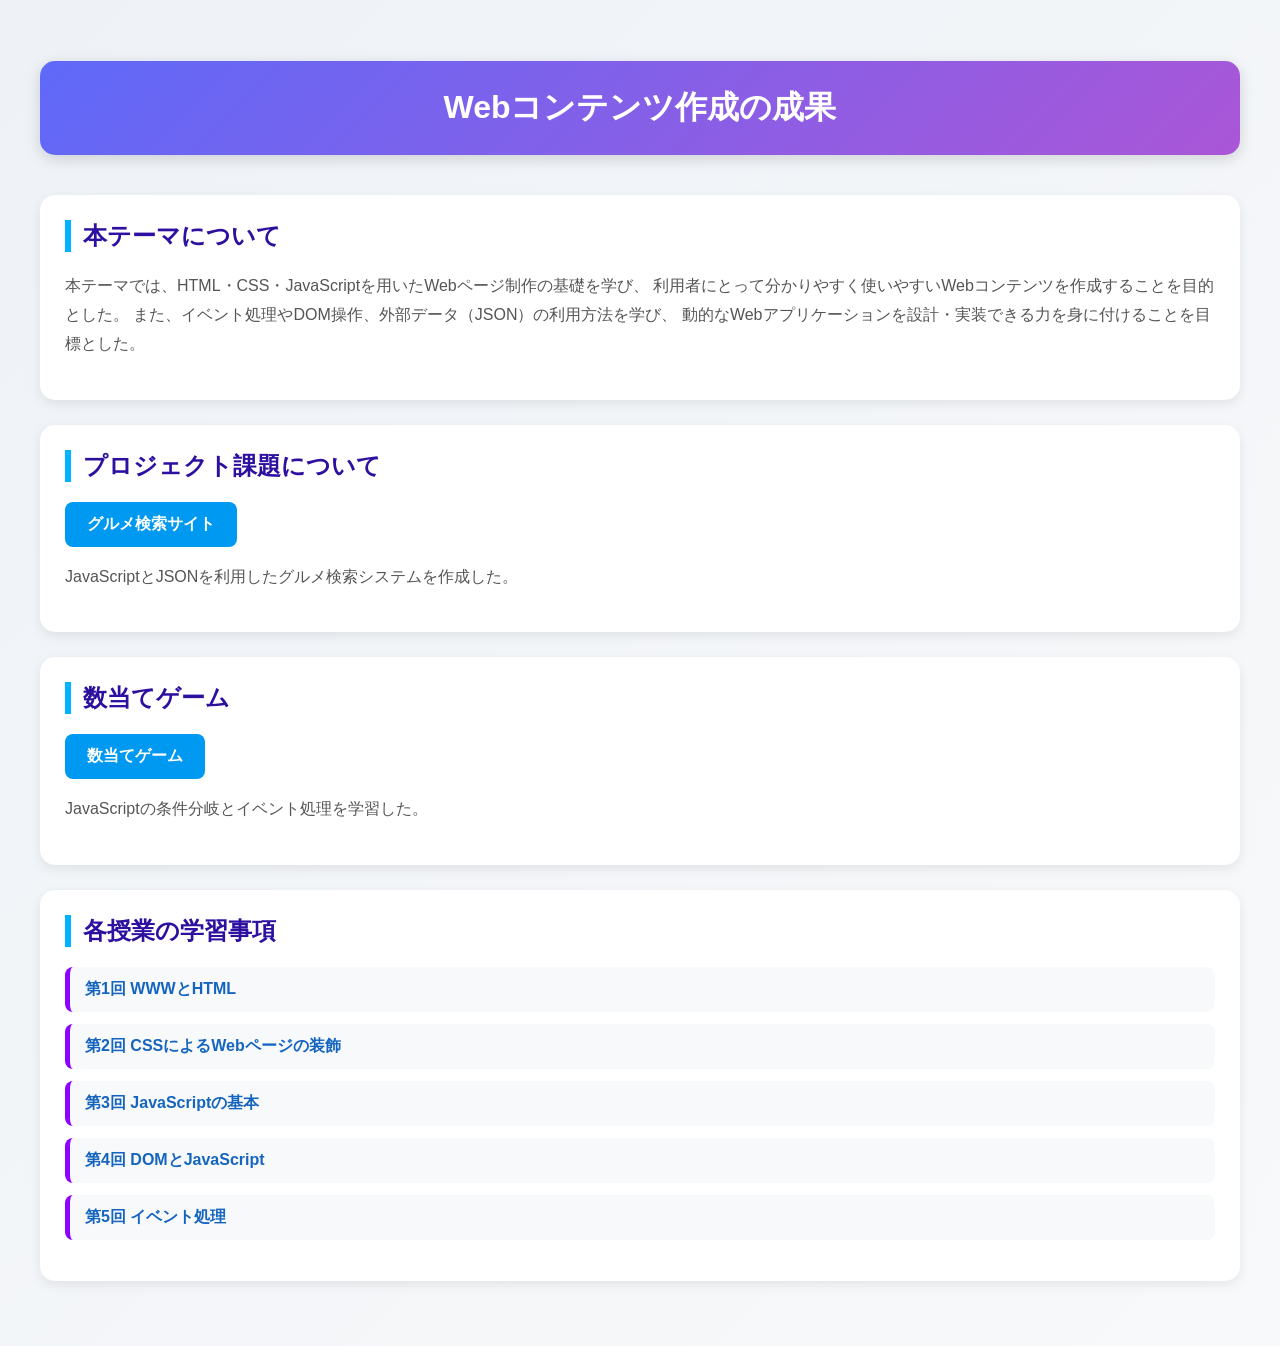
<file: index.html>
<!DOCTYPE html>
<html lang="ja">
<head>
<meta charset="UTF-8">
<title>Webコンテンツ作成の成果</title>

<style>
body {
    font-family: "Yu Gothic", sans-serif;
    background: linear-gradient(135deg, #eef2f7, #f8f9fa);
    margin: 0;
    padding: 40px;
    color: #333;
}

h1 {
    text-align: center;
    color: white;
    background: linear-gradient(135deg, #5f69f8, #aa56d7);
    padding: 25px;
    border-radius: 15px;
    margin-bottom: 40px;
    box-shadow: 0 4px 15px rgba(0,0,0,0.15);
}

.section {
    background-color: white;
    padding: 25px;
    margin-bottom: 25px;
    border-radius: 15px;
    box-shadow: 0 4px 12px rgba(0,0,0,0.08);
    transition: all 0.3s ease;
}

.section:hover {
    transform: translateY(-5px);
    box-shadow: 0 8px 20px rgba(0,0,0,0.15);
}

h2 {
    color: #2d109f;
    border-left: 6px solid #00b3ff;
    padding-left: 12px;
    margin-top: 0;
}

p {
    line-height: 1.8;
    color: #555;
}

.button {
    display: inline-block;
    background: linear-gradient(135deg, #0099f1, #0099f1);
    color: white;
    padding: 12px 22px;
    text-decoration: none;
    border-radius: 8px;
    font-weight: bold;
    transition: all 0.3s ease;
}

.button:hover {
    transform: scale(1.05);
    background: linear-gradient(135deg, #4af8f0, #ffffff);
}

ul {
    list-style: none;
    padding-left: 0;
}

li {
    background: #f8f9fa;
    margin-bottom: 12px;
    padding: 12px 15px;
    border-left: 5px solid #8c00ff;
    border-radius: 8px;
    transition: all 0.3s ease;
}

li:hover {
    background: #fff3e0;
    transform: translateX(5px);
}

li a {
    color: #1565c0;
    text-decoration: none;
    font-weight: bold;
}

li a:hover {
    color: #ff6f00;
}
</style>

</head>

<body>

<h1>Webコンテンツ作成の成果</h1>

<div class="section">
    <h2>本テーマについて</h2>
<p>
本テーマでは、HTML・CSS・JavaScriptを用いたWebページ制作の基礎を学び、
利用者にとって分かりやすく使いやすいWebコンテンツを作成することを目的とした。
また、イベント処理やDOM操作、外部データ（JSON）の利用方法を学び、
動的なWebアプリケーションを設計・実装できる力を身に付けることを目標とした。
</p>
</div>

<div class="section">
    <h2>プロジェクト課題について</h2>

    <a href="project.html" class="button">
        グルメ検索サイト
    </a>

    <p>JavaScriptとJSONを利用したグルメ検索システムを作成した。</p>
</div>

<div class="section">
    <h2>数当てゲーム</h2>

    <a href="kazuate.html" class="button">
        数当てゲーム
    </a>

    <p>JavaScriptの条件分岐とイベント処理を学習した。</p>
</div>

<div class="section">
    <h2>各授業の学習事項</h2>

    <ul>
        <li><a href="practice-html/elements.html">第1回 WWWとHTML</a></li>
        <li><a href="practice-css/browser-intro.html">第2回 CSSによるWebページの装飾</a></li>
        <li><a href="practice-js/obj-practice.html">第3回 JavaScriptの基本</a></li>
        <li><a href="practice-eventdom/tashizan.html">第4回 DOMとJavaScript</a></li>
        <li><a href="practice-dom2/dom2-exercise.html">第5回 イベント処理</a></li>
    </ul>
</div>

</body>
</html>
</file>
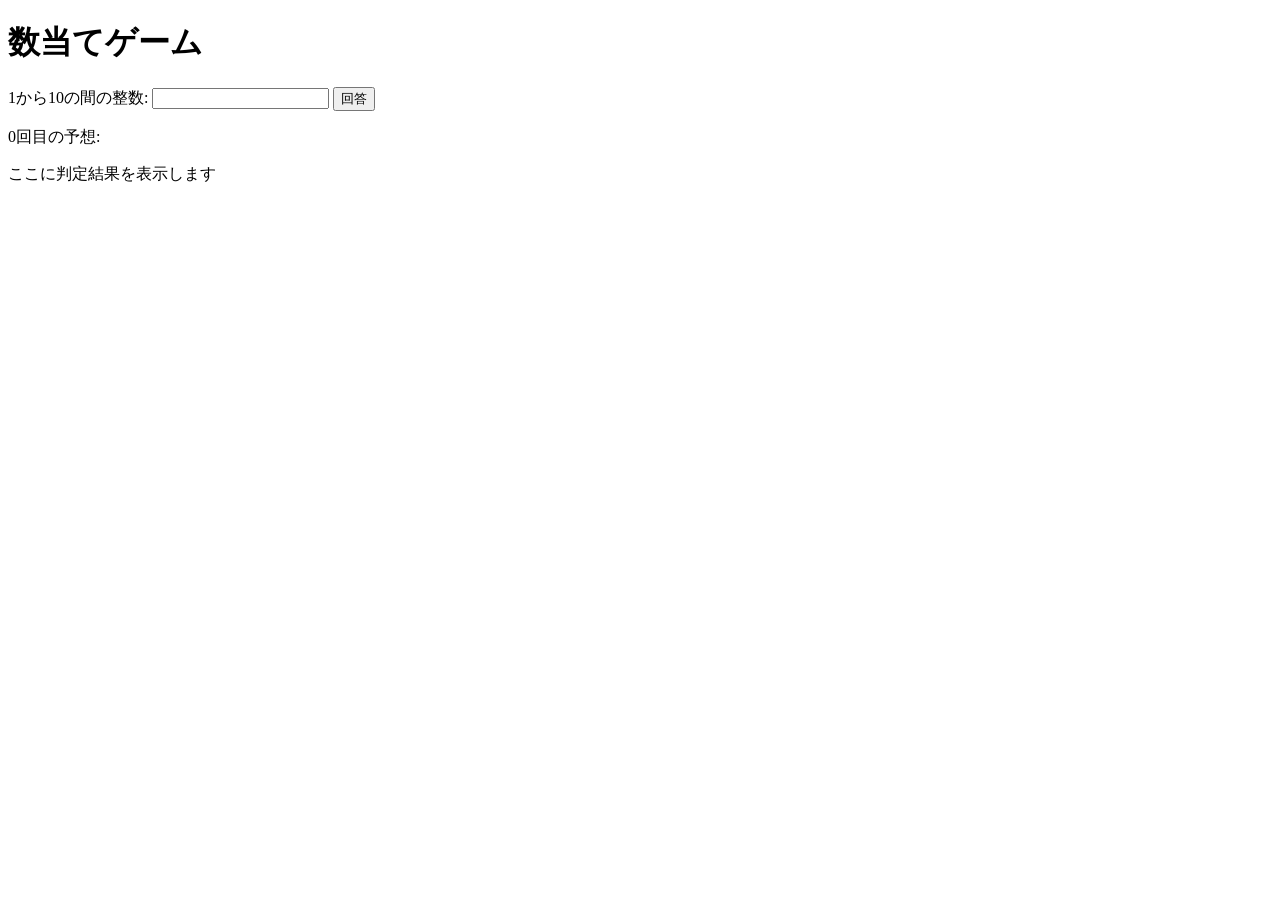
<file: kazuate.html>
<!-- 課題4-1: 数当てゲーム -->
<!DOCTYPE html>
<html lang="ja">
<head>
  <meta charset="UTF-8">
  <title>数当てゲーム</title>
</head>
<body>

  <h1>数当てゲーム</h1>

  <p>
    1から10の間の整数:
    <input type="number" id="yoso">
    <button id="btn">回答</button>
  </p>

  <p>
    <span id="kaisu">0</span>回目の予想: 
    <span id="yosovalue"></span>
  </p>

  <p id="result">ここに判定結果を表示します</p>

  <!-- JSは必ず最後！ -->
  <script src="kazuate.js"></script>

</body>
</html>
</file>
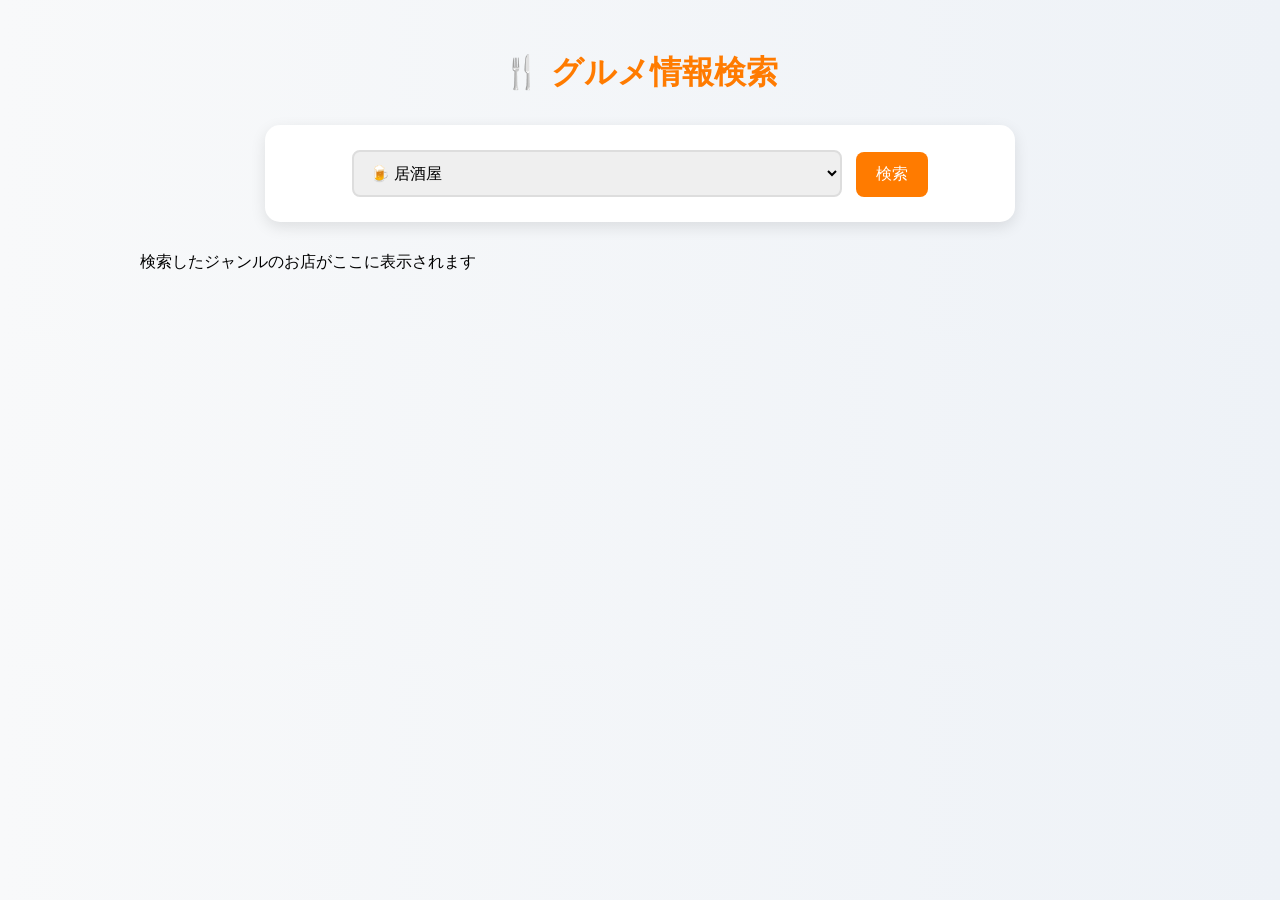
<file: project.html>
<!DOCTYPE html>
<html lang="ja">
<head>
<meta charset="UTF-8">
<title>グルメ情報検索</title>

<style>

body{
    font-family: "Yu Gothic", sans-serif;
    background: linear-gradient(to right, #f8f9fa, #eef2f7);
    margin: 0;
    padding: 30px;
}

h1{
    text-align: center;
    color: #ff7b00;
    margin-bottom: 30px;
}

.search-area{
    background: white;
    max-width: 700px;
    margin: auto;
    padding: 25px;
    border-radius: 15px;
    box-shadow: 0 5px 15px rgba(0,0,0,0.1);
    text-align: center;
}

select{
    width: 70%;
    padding: 12px;
    font-size: 16px;
    border: 2px solid #ddd;
    border-radius: 8px;
}

button{
    padding: 12px 20px;
    font-size: 16px;
    background: #ff7b00;
    color: white;
    border: none;
    border-radius: 8px;
    cursor: pointer;
    margin-left: 10px;
}

button:hover{
    background: #e66d00;
}

#result{
    max-width: 1000px;
    margin: 30px auto;
}

.shop{
    background: white;
    margin-bottom: 20px;
    padding: 20px;
    border-radius: 15px;
    box-shadow: 0 3px 10px rgba(0,0,0,0.1);
}

.shop img{
    width: 100%;
    max-width: 350px;
    border-radius: 10px;
    margin-top: 10px;
}

.shop h2{
    color: #ff7b00;
}

.shop a{
    display: inline-block;
    background: #ff7b00;
    color: white;
    text-decoration: none;
    padding: 10px 15px;
    border-radius: 8px;
    margin-top: 10px;
}

.shop a:hover{
    background: #e66d00;
}

</style>
</head>

<body>

<h1>🍴 グルメ情報検索</h1>

<div class="search-area">

<select id="genre">
    <option value="G001">🍺 居酒屋</option>
    <option value="G002">🍷 ダイニングバー・バル</option>
    <option value="G003">🍳 創作料理</option>
    <option value="G004">🍣 和食</option>
    <option value="G005">🍴 洋食</option>
    <option value="G006">🍝 イタリアン・フレンチ</option>
    <option value="G007">🥟 中華</option>
    <option value="G008">🥩 焼肉・ホルモン</option>
    <option value="G009">🌶️ アジア・エスニック料理</option>
    <option value="G010">🌍 各国料理</option>
    <option value="G011">🎤 カラオケ・パーティ</option>
    <option value="G012">🍸 バー・カクテル</option>
    <option value="G013">🍜 ラーメン</option>
    <option value="G014">☕ カフェ・スイーツ</option>
    <option value="G015">🍽️ その他グルメ</option>
    <option value="G016">🥞 お好み焼き・もんじゃ</option>
    <option value="G017">🇰🇷 韓国料理</option>
</select>

<button onclick="searchGourmet()">検索</button>

</div>

<div id="result">
検索したジャンルのお店がここに表示されます
</div>

<script>

function searchGourmet() {

    const genre = document.querySelector("#genre").value;

    const url =
        `https://www.nishita-lab.org/web-contents/jsons/hotpepper/${genre}.json`;

    fetch(url)
        .then(response => response.json())
        .then(data => {

            const result = document.querySelector("#result");
            result.innerHTML = "";

            const shops = data.results.shop;

            for(const shop of shops){

                result.insertAdjacentHTML(
                    "beforeend",
                    `
                    <div class="shop">

                        <h2>${shop.name}</h2>

                        <img src="${shop.photo.pc.l}"
                             alt="${shop.name}">

                        <p><strong>ジャンル：</strong>
                        ${shop.genre.name}</p>

                        <p><strong>住所：</strong>
                        ${shop.address}</p>

                        <p><strong>営業時間：</strong>
                        ${shop.open}</p>

                        <p><strong>キャッチコピー：</strong>
                        ${shop.catch}</p>

                        <a href="${shop.urls.pc}"
                           target="_blank">
                           ホットペッパーで見る
                        </a>

                    </div>
                    `
                );
            }
        })

        .catch(error => {

            document.querySelector("#result").innerHTML =
                "<p>データの取得に失敗しました。</p>";

            console.error(error);
        });
}

</script>

</body>
</html>
</file>
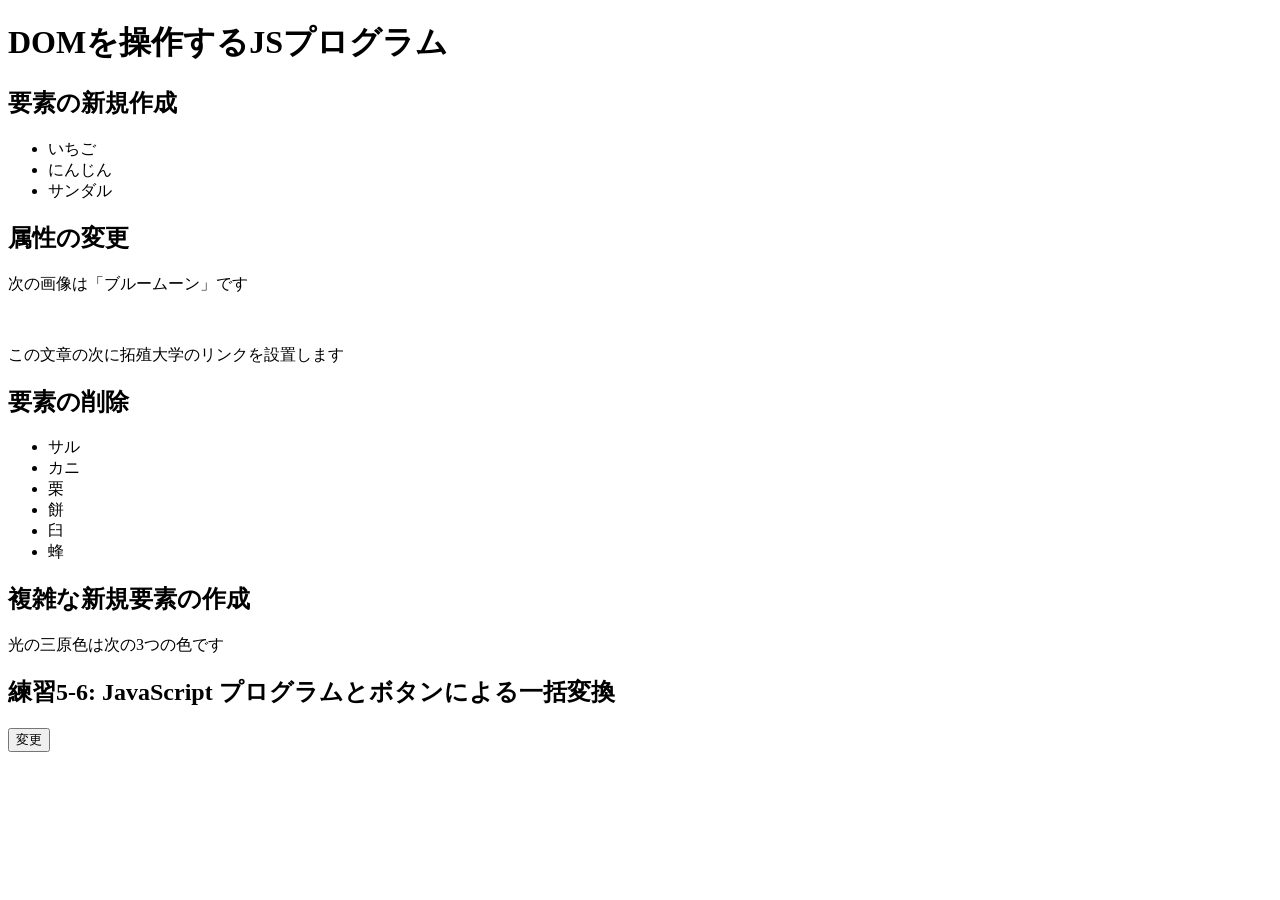
<file: practice-dom2/dom2-intro.html>
<!DOCTYPE html>
<html>
  <head>
    <title>DOMを操作するJSプログラム</title> 
	<script src="dom2-intro.js"defer></script>
  </head>

  <body>
	  <h1>DOMを操作するJSプログラム</h1>

	  <h2>要素の新規作成</h2>
	  <ul id="kazoeuta">
		<li>いちご</li>
		<li>にんじん</li>
		<li>サンダル</li>
	  </ul>

	  <h2>属性の変更</h2>
	  <p>次の画像は「ブルームーン」です</p>
	  <img id="bluemoon">

	  <p id="takudai">この文章の次に拓殖大学のリンクを設置します</p>


	  <h2>要素の削除</h2>
	  <ul id="kassen">
		  <li>サル</li>
		  <li>カニ</li>
		  <li>栗</li>
		  <li id="mochi">餅</li>
		  <li>臼</li>
		  <li>蜂</li>
	  </ul>

	  <h2 id="fukuzatu">複雑な新規要素の作成</h2>
	  <p id="primary">光の三原色は次の3つの色です</p>

	  <h2>練習5-6: JavaScript プログラムとボタンによる一括変換</h2>
	  <button id="henkou">変更</button>

  </body>
</html>
</file>
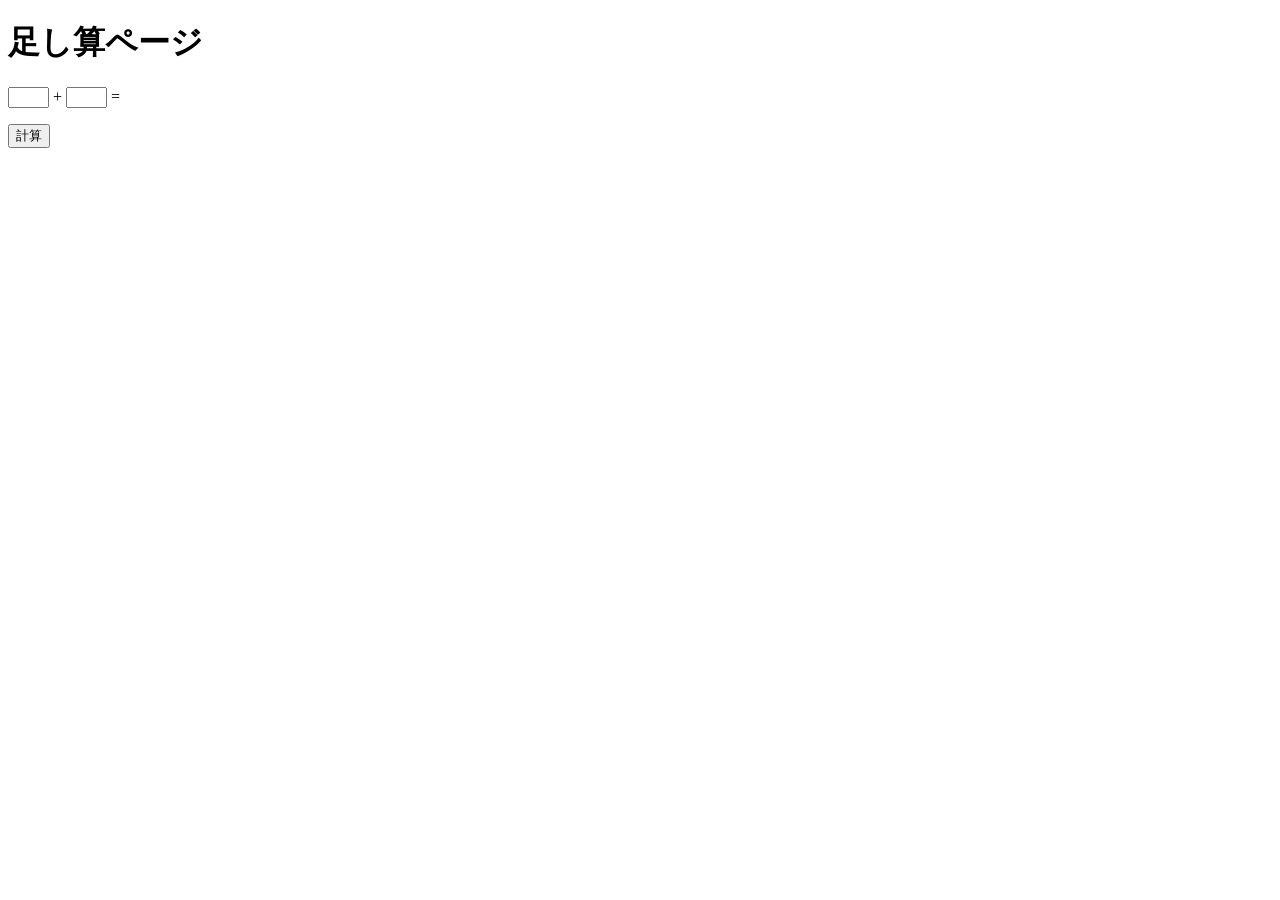
<file: practice-eventdom/tashizan.html>
<!DOCTYPE html>
<html>
  <head>
    <title>足し算ページ</title>
	<script src = "tashizan.js" defer></script>
  </head>

  <body>
    <h1>足し算ページ</h1>
	<p>
	<input type="text" name="left" id="left" size="3">
	+
	<input type="text" name="right" id="right" size="3">
	=
	<span id="answer"></span>
	</p>
	<button id="calc">計算</button>
  </body>
</html>
</file>
